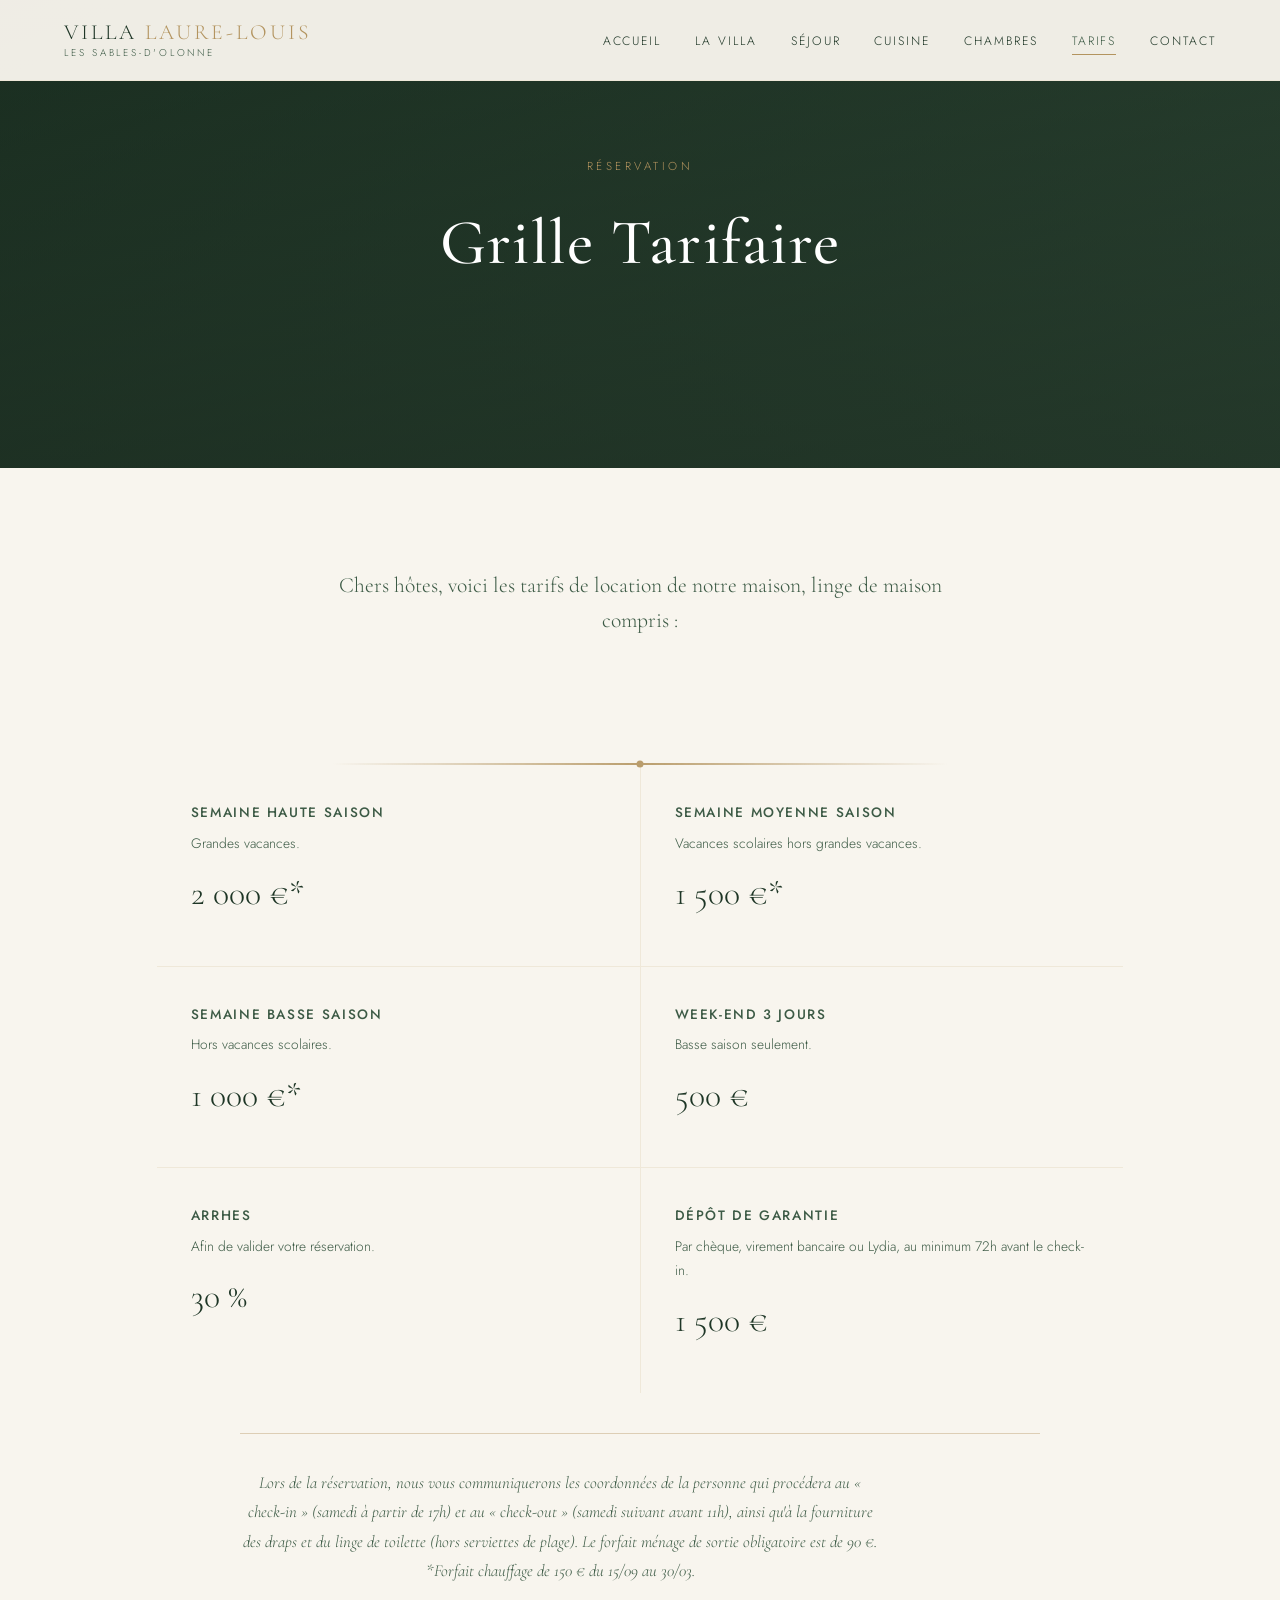
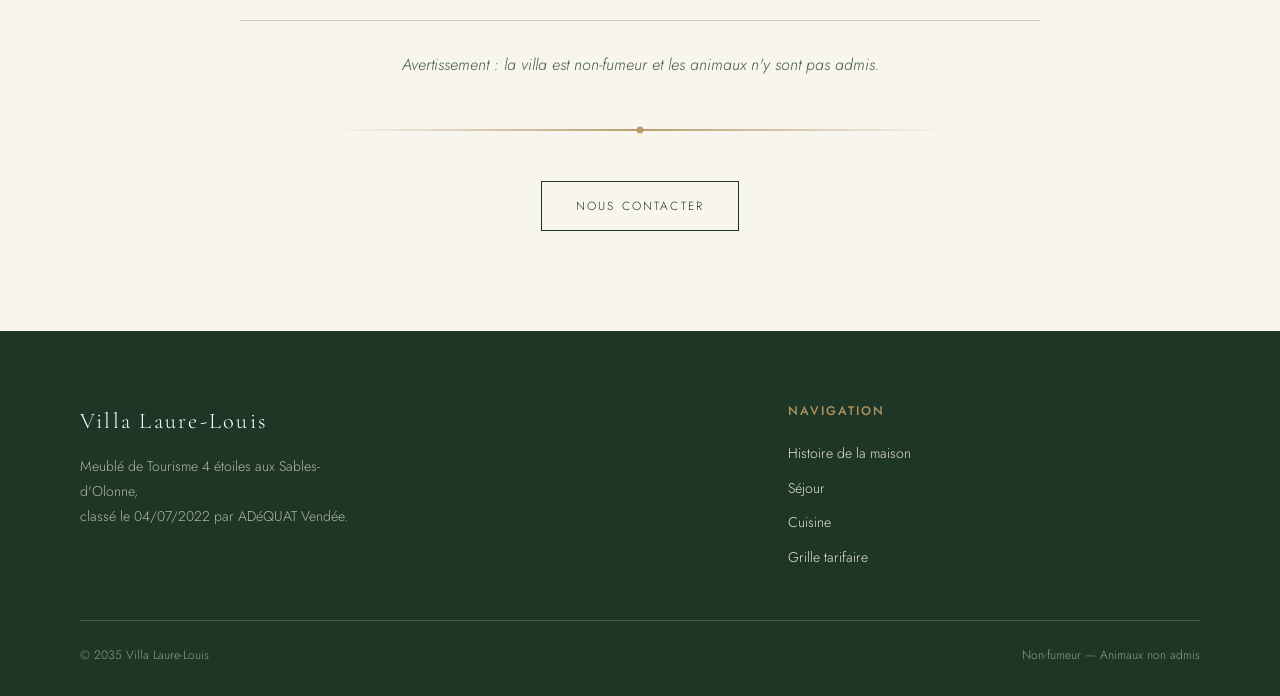
<file: tarifs.html>
<!DOCTYPE html>
<html lang="fr">
<head>
<meta charset="UTF-8">
<meta name="viewport" content="width=device-width, initial-scale=1.0">
<title>Grille tarifaire — Villa Laure-Louis</title>
<link rel="preconnect" href="https://fonts.googleapis.com">
<link href="https://fonts.googleapis.com/css2?family=Cormorant+Garamond:wght@400;500;600&family=Jost:wght@300;400;500&display=swap" rel="stylesheet">
<link rel="stylesheet" href="styles.css">
</head>
<body>

<header class="site-header">
  <a href="index.html" class="logo">
    <span class="logo-main">Villa <span>Laure-Louis</span></span>
    <span class="logo-sub">Les Sables-d'Olonne</span>
  </a>
  <nav class="main-nav">
    <ul>
      <li><a href="index.html">Accueil</a></li>
      <li><a href="histoire.html">La Villa</a></li>
      <li><a href="sejour.html">Séjour</a></li>
      <li><a href="cuisine.html">Cuisine</a></li>
      <li class="has-sub">
        <a href="#">Chambres</a>
        <ul class="sub-menu">
          <li><a href="chambre-principale.html">Chambre principale</a></li>
          <li><a href="chambre-amis.html">Chambre d'amis</a></li>
          <li><a href="chambre-enfant.html">Chambre enfant</a></li>
          <li><a href="salle-de-bain.html">Salle de bain 1er étage</a></li>
          <li><a href="chambre-souplex.html">Chambre en souplex</a></li>
        </ul>
      </li>
      <li><a href="tarifs.html" class="active">Tarifs</a></li>
      <li><a href="index.html#contact">Contact</a></li>
    </ul>
  </nav>
  <button class="nav-toggle" aria-label="Menu"><span></span><span></span><span></span></button>
</header>

<section class="hero hero-small" style="background:linear-gradient(160deg, var(--green-deep), var(--green-mid));">
  <div class="hero-content">
    <span class="eyebrow">Réservation</span>
    <h1>Grille Tarifaire</h1>
  </div>
</section>

<section class="section narrow text-center">
  <p class="lead">Chers hôtes, voici les tarifs de location de notre maison, linge de maison compris :</p>
</section>

<div class="section-divider"></div>

<section class="section" style="padding-top:0;">
  <div class="pricing-grid">
    <div class="price-card">
      <h4>Semaine haute saison</h4>
      <p class="desc">Grandes vacances.</p>
      <p class="amount">2 000 €*</p>
    </div>
    <div class="price-card">
      <h4>Semaine moyenne saison</h4>
      <p class="desc">Vacances scolaires hors grandes vacances.</p>
      <p class="amount">1 500 €*</p>
    </div>
    <div class="price-card">
      <h4>Semaine basse saison</h4>
      <p class="desc">Hors vacances scolaires.</p>
      <p class="amount">1 000 €*</p>
    </div>
    <div class="price-card">
      <h4>Week-end 3 jours</h4>
      <p class="desc">Basse saison seulement.</p>
      <p class="amount">500 €</p>
    </div>
    <div class="price-card">
      <h4>Arrhes</h4>
      <p class="desc">Afin de valider votre réservation.</p>
      <p class="amount">30 %</p>
    </div>
    <div class="price-card">
      <h4>Dépôt de garantie</h4>
      <p class="desc">Par chèque, virement bancaire ou Lydia, au minimum 72h avant le check-in.</p>
      <p class="amount">1 500 €</p>
    </div>
  </div>

  <div class="note" style="max-width:800px;margin:0 auto 30px;">
    <p style="margin:0;">Lors de la réservation, nous vous communiquerons les coordonnées de la personne qui procédera au « check-in » (samedi à partir de 17h) et au « check-out » (samedi suivant avant 11h), ainsi qu'à la fourniture des draps et du linge de toilette (hors serviettes de plage). Le forfait ménage de sortie obligatoire est de 90 €. *Forfait chauffage de 150 € du 15/09 au 30/03.</p>
  </div>

  <p class="text-center" style="max-width:800px;margin:0 auto;font-style:italic;color:var(--green-mid);">Avertissement : la villa est non-fumeur et les animaux n'y sont pas admis.</p>

  <div style="margin:50px auto;" class="section-divider"></div>

  <div class="text-center">
    <a href="index.html#contact" class="btn">Nous contacter</a>
  </div>
</section>

<footer class="site-footer">
  <div class="footer-grid">
    <div>
      <span class="footer-logo">Villa Laure-Louis</span>
      <p style="color:rgba(231,226,211,.75);font-size:.88rem;max-width:280px;">Meublé de Tourisme 4 étoiles aux Sables-d'Olonne,<br>classé le 04/07/2022 par ADéQUAT Vendée.</p>
    </div>
    <div>
      <h4>Navigation</h4>
      <ul>
        <li><a href="histoire.html">Histoire de la maison</a></li>
        <li><a href="sejour.html">Séjour</a></li>
        <li><a href="cuisine.html">Cuisine</a></li>
        <li><a href="tarifs.html">Grille tarifaire</a></li>
      </ul>
    </div>
  </div>
  <div class="footer-bottom">
    <span>© 2035 Villa Laure-Louis</span>
    <span>Non-fumeur — Animaux non admis</span>
  </div>
</footer>

<script src="nav.js"></script>
</body>
</html>
</file>
<file: styles.css>
/* ==========================================================================
   Villa Laure-Louis — feuille de style
   Palette : vert profond / crème / touche or, typographie serif + sans light
   ========================================================================== */

:root{
  --green-deep:   #1e3626;
  --green-mid:    #3c5a45;
  --green-soft:   #7f9a86;
  --cream:        #f8f5ee;
  --cream-dark:   #efe8d9;
  --ink:          #262b22;
  --gold:         #b3945f;
  --max-width:    1120px;
  --serif: 'Cormorant Garamond', Georgia, serif;
  --sans: 'Jost', 'Helvetica Neue', Arial, sans-serif;
}

*{ box-sizing:border-box; }
html{ scroll-behavior:smooth; }

body{
  margin:0;
  background:var(--cream);
  color:var(--ink);
  font-family:var(--sans);
  font-weight:300;
  line-height:1.75;
  -webkit-font-smoothing:antialiased;
  opacity:0;
  animation:page-fade-in .6s ease forwards;
}
@keyframes page-fade-in{
  from{ opacity:0; }
  to{ opacity:1; }
}
body.page-fade-out{
  animation:page-fade-out .35s ease forwards;
}
@keyframes page-fade-out{
  from{ opacity:1; }
  to{ opacity:0; }
}

img{ max-width:100%; display:block; }
a{ color:inherit; text-decoration:none; }

h1,h2,h3,h4{
  font-family:var(--serif);
  font-weight:500;
  color:var(--green-deep);
  margin:0 0 .5em;
  letter-spacing:.02em;
}

h1{ font-size:clamp(2.4rem,5vw,4rem); font-weight:500; }
h2{ font-size:clamp(1.7rem,3vw,2.4rem); }
h3{ font-size:1.3rem; text-transform:uppercase; letter-spacing:.12em; font-family:var(--sans); font-weight:500; color:var(--green-mid); }
h4{ font-size:1.1rem; }

p{ margin:0 0 1.2em; }

.eyebrow{
  display:block;
  font-family:var(--sans);
  text-transform:uppercase;
  letter-spacing:.3em;
  font-size:.72rem;
  color:var(--gold);
  margin-bottom:.9em;
}

.divider{
  width:56px;
  height:1px;
  background:var(--gold);
  margin:22px auto;
  border:none;
}
.divider.left{ margin:22px 0; }

/* ---------- Header / navigation ---------- */
header.site-header{
  position:fixed;
  top:0; left:0; right:0;
  z-index:100;
  display:flex;
  align-items:center;
  justify-content:space-between;
  padding:22px 5%;
  background:rgba(248,245,238,.96);
  border-bottom:1px solid var(--cream-dark);
  transition:padding .3s ease;
}

.logo{
  display:flex;
  flex-direction:column;
  gap:4px;
  line-height:1;
}
.logo .logo-main{
  font-family:var(--serif);
  font-size:1.35rem;
  letter-spacing:.14em;
  color:var(--green-deep);
  text-transform:uppercase;
}
.logo .logo-main span{ color:var(--gold); }
.logo .logo-sub{
  font-family:var(--sans);
  font-size:.62rem;
  letter-spacing:.28em;
  text-transform:uppercase;
  color:var(--green-mid);
}

nav.main-nav ul{
  list-style:none;
  display:flex;
  gap:34px;
  margin:0; padding:0;
}

nav.main-nav a{
  font-size:.76rem;
  text-transform:uppercase;
  letter-spacing:.16em;
  color:var(--green-deep);
  padding-bottom:4px;
  border-bottom:1px solid transparent;
  transition:border-color .25s ease, color .25s ease;
}
nav.main-nav a:hover,
nav.main-nav a.active{
  border-bottom-color:var(--gold);
  color:var(--green-mid);
}

.has-sub{ position:relative; }
@media (min-width:901px){
  nav.main-nav .sub-menu{ display:block; }
}
.sub-menu{
  list-style:none;
  position:absolute;
  top:32px; right:-10px; left:auto;
  min-width:300px;
  max-width:calc(100vw - 40px);
  background:var(--cream);
  border:none;
  border-top:2px solid var(--gold);
  box-shadow:0 20px 44px rgba(30,54,38,.16);
  padding:4px 0;
  margin:0;
  opacity:0;
  visibility:hidden;
  transform:translateY(12px);
  transition:opacity .4s cubic-bezier(.25,.8,.25,1), transform .4s cubic-bezier(.25,.8,.25,1), visibility .4s;
  z-index:200;
}
.sub-menu li{
  display:block;
  width:100%;
}
.has-sub:hover .sub-menu{
  opacity:1; visibility:visible; transform:translateY(0);
}
.sub-menu li{
  border-bottom:1px solid var(--cream-dark);
}
.sub-menu li:last-child{ border-bottom:none; }
.sub-menu li a{
  display:block;
  padding:15px 26px;
  border:none;
  font-family:var(--serif);
  font-size:.98rem;
  font-weight:500;
  letter-spacing:.03em;
  color:var(--green-deep);
  white-space:nowrap;
  transition:color .3s ease, padding-left .3s ease;
}
.sub-menu li a:hover{
  background:transparent;
  color:var(--gold);
  padding-left:34px;
}

.nav-toggle{
  display:none;
  flex-direction:column;
  gap:5px;
  background:none;
  border:none;
  cursor:pointer;
  padding:6px;
}
.nav-toggle span{
  width:26px; height:1px; background:var(--green-deep);
}

/* ---------- Hero ---------- */
.hero{
  position:relative;
  height:70vh;
  min-height:420px;
  display:flex;
  align-items:center;
  justify-content:center;
  text-align:center;
  background-size:cover;
  background-position:center;
}
.hero::after{
  content:"";
  position:absolute; inset:0;
  background:linear-gradient(180deg, rgba(20,34,24,.38), rgba(20,34,24,.62));
}
.hero.hero-bright::after{
  background:linear-gradient(180deg, rgba(20,34,24,.02), rgba(20,34,24,.22));
}
.hero.hero-bright .hero-content{ text-shadow:0 2px 18px rgba(0,0,0,.45); }
.hero-content{ position:relative; z-index:2; color:#fff; padding:0 20px; }
.hero-content .eyebrow{ color:var(--gold); }
.hero h1{ color:#fff; margin-bottom:.2em; }
.hero .subtitle{
  font-family:var(--sans);
  text-transform:uppercase;
  letter-spacing:.32em;
  font-size:.85rem;
  color:#f1ede2;
}
.hero.hero-small{ height:52vh; min-height:340px; }

/* ---------- Info bar (key facts strip) ---------- */
.info-bar{
  background:var(--cream-dark);
  border-bottom:1px solid rgba(179,148,95,.3);
  padding:20px 6%;
  display:flex;
  justify-content:center;
  align-items:center;
  flex-wrap:wrap;
  gap:12px 0;
}
.info-bar span{
  font-size:.72rem;
  letter-spacing:.14em;
  text-transform:uppercase;
  color:var(--green-mid);
  white-space:nowrap;
  padding:0 22px;
}
.info-bar span.sep{
  color:var(--gold);
  padding:0;
}
@media (max-width:700px){
  .info-bar span{ padding:0 12px; font-size:.66rem; }
}

/* ---------- Sections ---------- */
.section{
  max-width:var(--max-width);
  margin:0 auto;
  padding:100px 6%;
}
.section.narrow{ max-width:800px; }
.section-alt{ background:var(--cream-dark); }
.section-dark{ background:var(--green-deep); color:#f1ede2; }
.section-dark h2, .section-dark h3{ color:#f1ede2; }

.text-center{ text-align:center; }

.lead{
  font-family:var(--serif);
  font-size:1.35rem;
  color:var(--green-mid);
  line-height:1.6;
}

.two-col{
  display:grid;
  grid-template-columns:1fr 1fr;
  gap:60px;
  align-items:center;
}

.badge{
  display:inline-block;
  border:1px solid var(--gold);
  color:var(--gold);
  text-transform:uppercase;
  letter-spacing:.15em;
  font-size:.7rem;
  padding:8px 18px;
  margin-bottom:18px;
}

.note{
  text-align:center;
  padding:34px 0;
  border-top:1px solid rgba(179,148,95,.4);
  border-bottom:1px solid rgba(179,148,95,.4);
}
.note .eyebrow{
  display:block;
  margin-bottom:10px;
}
.note p{
  margin:0 auto;
  max-width:640px;
  font-family:var(--serif);
  font-style:italic;
  font-size:1.05rem;
  line-height:1.75;
  color:var(--green-mid);
}
.note p strong{
  font-style:normal;
  color:var(--green-deep);
}

/* ---------- Slider (one photo at a time, arrows) ---------- */
.slider-section{ padding:60px 6%; max-width:960px; margin:0 auto; }
.slider{
  position:relative;
  padding:14px;
  background:#fff;
  box-shadow:0 24px 60px rgba(20,34,24,.14), 0 4px 14px rgba(20,34,24,.08);
}
.slider::after{
  content:"";
  position:absolute;
  inset:6px;
  border:1px solid rgba(179,148,95,.35);
  pointer-events:none;
  z-index:3;
}
.slider-viewport{ overflow:hidden; position:relative; height:560px; }
.slider-track{ position:relative; width:100%; height:100%; }
.slider-track img{
  position:absolute;
  inset:0;
  width:100%;
  height:100%;
  object-fit:cover;
  opacity:0;
  transition:opacity 1.1s ease, transform 6s ease;
  transform:scale(1.03);
}
.slider-track img.active{
  opacity:1;
  transform:scale(1);
  z-index:1;
}
.slider-arrow{
  position:absolute;
  top:50%;
  transform:translateY(-50%);
  width:46px; height:46px;
  border-radius:50%;
  border:1px solid rgba(255,255,255,.9);
  background:rgba(255,255,255,.16);
  backdrop-filter:blur(6px);
  -webkit-backdrop-filter:blur(6px);
  color:#fff;
  cursor:pointer;
  display:flex; align-items:center; justify-content:center;
  transition:background .3s ease, border-color .3s ease, transform .3s ease, box-shadow .3s ease;
  box-shadow:0 6px 18px rgba(20,34,24,.18);
  z-index:4;
}
.slider-arrow svg{ width:18px; height:18px; display:block; }
.slider-arrow:hover{
  background:#fff;
  border-color:#fff;
  color:var(--green-deep);
  transform:translateY(-50%) scale(1.1);
  box-shadow:0 10px 26px rgba(20,34,24,.28);
}
.slider-arrow:active{ transform:translateY(-50%) scale(.96); }
.slider-arrow.prev{ left:28px; }
.slider-arrow.next{ right:28px; }
.slider-caption-text{
  text-align:center;
  margin:20px 0 6px;
  font-family:var(--serif);
  font-size:1.15rem;
  color:var(--green-deep);
}
.slider-counter{
  text-align:center;
  margin-top:0;
  font-size:.74rem;
  letter-spacing:.2em;
  text-transform:uppercase;
  color:var(--green-mid);
}
@media (max-width:700px){
  .slider{ padding:8px; }
  .slider-viewport{ height:320px; }
  .slider-arrow{ width:38px; height:38px; font-size:.95rem; }
  .slider-arrow.prev{ left:16px; }
  .slider-arrow.next{ right:16px; }
}

/* ---------- Section divider ---------- */
.section-divider{
  max-width:640px;
  margin:0 auto;
  height:2px;
  background:linear-gradient(90deg, transparent 2%, var(--gold) 50%, transparent 98%);
  opacity:.9;
  position:relative;
}
.section-divider::before{
  content:"";
  position:absolute;
  left:50%; top:50%;
  transform:translate(-50%,-50%);
  width:7px; height:7px;
  border-radius:50%;
  background:var(--gold);
}

/* ---------- Map ---------- */
.map-embed{
  width:100%;
  height:460px;
  border:none;
  filter:grayscale(.25) contrast(1.02);
}

/* ---------- Mosaic (modern photo grid) ---------- */
.mosaic{
  display:grid;
  grid-template-columns:1.2fr 1fr 1fr;
  grid-template-rows:1fr 1fr;
  gap:14px;
  height:560px;
}
.mosaic-cell{
  overflow:hidden;
  position:relative;
  background:#fff;
}
.mosaic-cell img{
  width:100%;
  height:100%;
  object-fit:cover;
  display:block;
  transition:transform .6s ease;
}
.mosaic-cell:hover img{ transform:scale(1.06); }
.mosaic-cell.contain img{ object-fit:contain; }
.mosaic .m1{ grid-column:1; grid-row:1 / 3; }
.mosaic .m2{ grid-column:2; grid-row:1; }
.mosaic .m3{ grid-column:3; grid-row:1; }
.mosaic .m4{ grid-column:2; grid-row:2; }
.mosaic .m5{ grid-column:3; grid-row:2; }
@media (max-width:700px){
  .mosaic{
    display:flex;
    flex-direction:column;
    height:auto;
  }
  .mosaic-cell{ height:260px; }
  .mosaic-cell.contain{
    height:auto;
    aspect-ratio:784 / 1278;
    background:var(--cream);
  }
}

/* ---------- Gallery ---------- */
.gallery{
  display:grid;
  grid-template-columns:repeat(3,1fr);
  gap:18px;
}
.gallery figure{ margin:0; overflow:hidden; }
.gallery img{ width:100%; height:280px; object-fit:cover; transition:transform .5s ease; }
.gallery figure:hover img{ transform:scale(1.04); }
.gallery figcaption{
  font-size:.72rem;
  text-transform:uppercase;
  letter-spacing:.14em;
  color:var(--green-mid);
  padding-top:10px;
  text-align:center;
}

.room-gallery{ display:grid; gap:22px; }
.room-gallery img{ width:100%; height:auto; object-fit:cover; }
.room-gallery.cols-2{ grid-template-columns:1fr 1fr; }
.room-gallery.cols-1 img{ max-height:640px; width:100%; object-fit:cover; }

.level-tag{
  display:inline-block;
  font-size:.72rem;
  text-transform:uppercase;
  letter-spacing:.22em;
  color:var(--gold);
  border:1px solid var(--gold);
  padding:6px 16px;
  margin-bottom:28px;
}

/* ---------- Rooms overview grid (used on home / villa page) ---------- */
.rooms-grid{
  display:grid;
  grid-template-columns:repeat(3,1fr);
  gap:2px;
  background:var(--cream-dark);
}
.room-card{
  position:relative;
  background:size cover;
  min-height:280px;
  display:flex;
  align-items:flex-end;
  background-size:cover;
  background-position:center;
}
.room-card::after{ content:""; position:absolute; inset:0; background:linear-gradient(180deg, rgba(20,34,24,0), rgba(20,34,24,.7)); }
.room-card span{
  position:relative; z-index:2;
  color:#fff;
  font-family:var(--serif);
  font-size:1.15rem;
  padding:22px;
  letter-spacing:.03em;
}

/* ---------- Pricing table ---------- */
.pricing-grid{
  display:grid;
  grid-template-columns:repeat(2,1fr);
  gap:1px;
  background:var(--cream-dark);
  margin-bottom:40px;
}
.price-card{
  background:var(--cream);
  padding:36px 34px;
}
.price-card h4{
  text-transform:uppercase;
  letter-spacing:.12em;
  font-family:var(--sans);
  font-size:.85rem;
  color:var(--green-mid);
  margin-bottom:6px;
}
.price-card .amount{
  font-family:var(--serif);
  font-size:2.1rem;
  color:var(--green-deep);
  margin:10px 0 6px;
}
.price-card .desc{ font-size:.86rem; color:var(--green-mid); margin:0; }

/* ---------- Buttons ---------- */
.btn{
  display:inline-block;
  padding:14px 34px;
  border:1px solid var(--green-deep);
  color:var(--green-deep);
  text-transform:uppercase;
  letter-spacing:.18em;
  font-size:.74rem;
  transition:all .3s ease;
}
.btn:hover{ background:var(--green-deep); color:#fff; }
.btn.btn-light{ border-color:#fff; color:#fff; }
.btn.btn-light:hover{ background:#fff; color:var(--green-deep); }

/* ---------- Contact form ---------- */
.contact-form{ display:grid; gap:20px; max-width:640px; margin:0 auto; }
.contact-form .row{ display:grid; grid-template-columns:1fr 1fr; gap:20px; }
.contact-form input,
.contact-form textarea{
  width:100%;
  background:transparent;
  border:none;
  border-bottom:1px solid var(--green-soft);
  padding:12px 2px;
  font-family:var(--sans);
  font-size:.95rem;
  color:var(--ink);
}
.contact-form label{
  font-size:.7rem;
  text-transform:uppercase;
  letter-spacing:.14em;
  color:var(--green-mid);
  margin-bottom:6px;
  display:block;
}
.contact-form input:focus,
.contact-form textarea:focus{ outline:none; border-bottom-color:var(--gold); }
.contact-form button{
  justify-self:start;
  background:var(--green-deep);
  color:#fff;
  border:none;
  padding:14px 40px;
  text-transform:uppercase;
  letter-spacing:.18em;
  font-size:.74rem;
  cursor:pointer;
  transition:background .3s ease;
}
.contact-form button:hover{ background:var(--green-mid); }

/* ---------- Footer ---------- */
footer.site-footer{
  background:var(--green-deep);
  color:#e7e2d3;
  padding:70px 6% 30px;
}
.footer-grid{
  max-width:var(--max-width);
  margin:0 auto;
  display:grid;
  grid-template-columns:1.6fr 1fr;
  gap:50px;
  padding-bottom:40px;
  border-bottom:1px solid rgba(231,226,211,.18);
}
.footer-grid h4{
  text-transform:uppercase;
  letter-spacing:.16em;
  font-size:.78rem;
  font-family:var(--sans);
  color:var(--gold);
  margin-bottom:18px;
}
.footer-grid ul{ list-style:none; margin:0; padding:0; }
.footer-grid li{ margin-bottom:10px; font-size:.88rem; }
.footer-grid a:hover{ color:var(--gold); }
.footer-logo{
  font-family:var(--serif);
  font-size:1.4rem;
  letter-spacing:.1em;
  color:#fff;
  margin-bottom:14px;
  display:block;
}
.footer-bottom{
  max-width:var(--max-width);
  margin:24px auto 0;
  display:flex;
  justify-content:space-between;
  flex-wrap:wrap;
  gap:10px;
  font-size:.76rem;
  color:rgba(231,226,211,.6);
}

/* ---------- Responsive ---------- */
@media (max-width:900px){
  nav.main-nav{
    position:fixed;
    top:0; right:0;
    height:100vh;
    width:78%;
    max-width:340px;
    background:var(--green-deep);
    transform:translateX(100%);
    transition:transform .35s ease;
    padding:110px 40px;
    z-index:99;
  }
  nav.main-nav.open{ transform:translateX(0); }
  nav.main-nav ul{ flex-direction:column; gap:22px; }
  nav.main-nav a{ color:#f1ede2; font-size:.85rem; }
  .has-sub .sub-menu{
    position:static; opacity:1; visibility:visible; transform:none;
    background:transparent; border:none; box-shadow:none;
    padding:6px 0 0 18px;
    margin-top:14px;
    border-left:1px solid rgba(241,237,226,.18);
    display:none;
  }
  .has-sub.open .sub-menu{ display:block; }
  .sub-menu li{ border-bottom:none; }
  .sub-menu li a{
    display:block;
    font-family:var(--sans);
    color:rgba(241,237,226,.65);
    text-transform:uppercase;
    letter-spacing:.12em;
    padding:9px 0;
    font-size:.68rem;
    font-weight:400;
    transition:color .25s ease, padding-left .25s ease;
  }
  .sub-menu li a:hover{
    color:var(--gold);
    padding-left:6px;
  }
  .nav-toggle{ display:flex; }

  .two-col{ grid-template-columns:1fr; gap:34px; }
  .gallery{ grid-template-columns:1fr 1fr; }
  .rooms-grid{ grid-template-columns:1fr 1fr; }
  .pricing-grid{ grid-template-columns:1fr; }
  .room-gallery.cols-2{ grid-template-columns:1fr; }
  .footer-grid{ grid-template-columns:1fr; gap:34px; }
  .contact-form .row{ grid-template-columns:1fr; }
}

@media (max-width:560px){
  .gallery{ grid-template-columns:1fr; }
  .rooms-grid{ grid-template-columns:1fr; }
  .section{ padding:70px 6%; }
}
</file>
